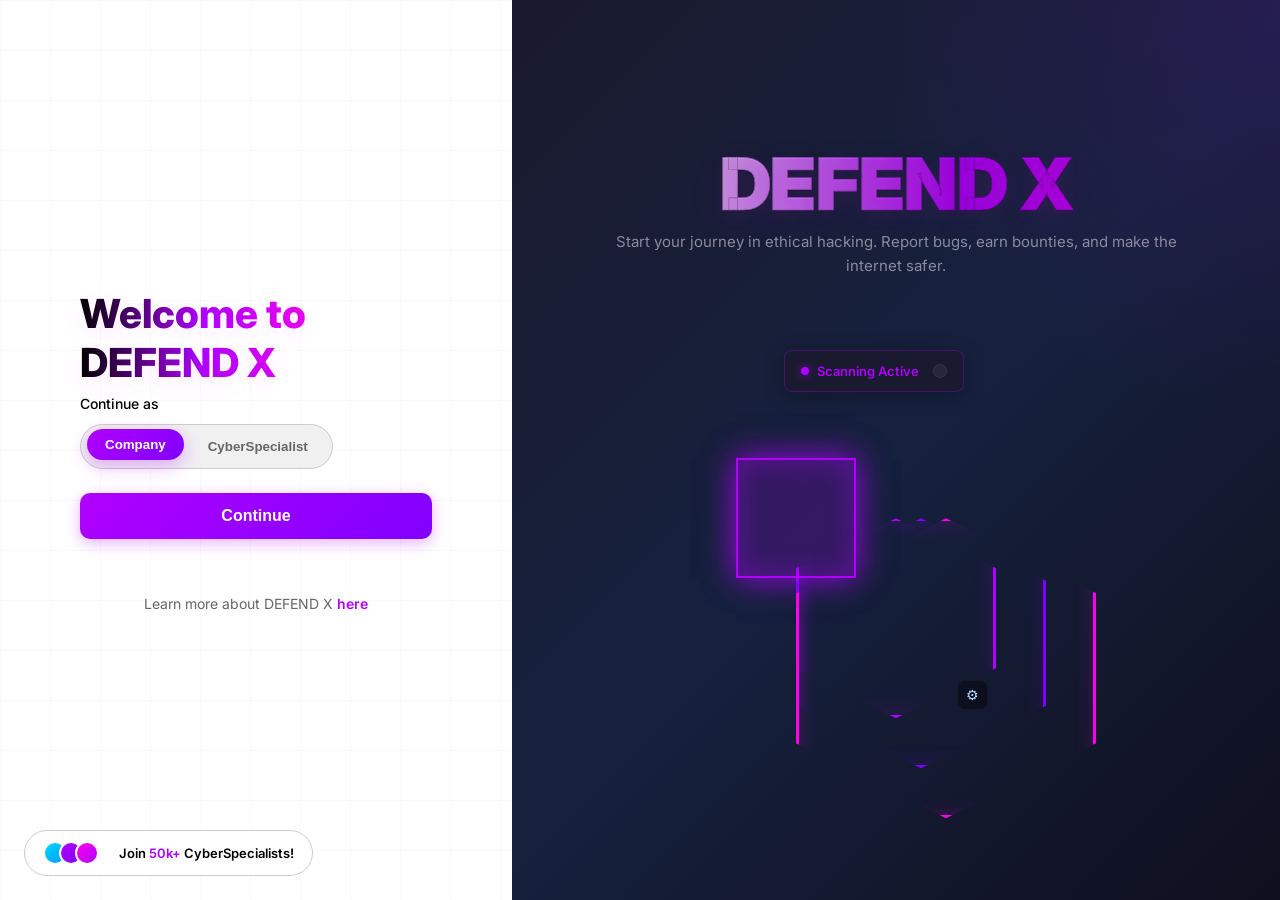
<file: Login/index.html>
<!DOCTYPE html>
<html lang="en">
<head>
    <meta charset="UTF-8">
    <meta name="viewport" content="width=device-width, initial-scale=1.0">
    <title>DEFEND X - Login</title>
    <link rel="preconnect" href="https://fonts.googleapis.com">
    <link rel="preconnect" href="https://fonts.gstatic.com" crossorigin>
    <link href="https://fonts.googleapis.com/css2?family=Inter:wght@400;500;600;700&display=swap" rel="stylesheet">
    <script src="../shared/auth.js"></script>
    <style>
        * {
            margin: 0;
            padding: 0;
            box-sizing: border-box;
        }

        body {
            font-family: 'Inter', -apple-system, BlinkMacSystemFont, 'Segoe UI', sans-serif;
            background: #ffffff;
            color: #000000;
            overflow-x: hidden;
            min-height: 100vh;
        }

        .container {
            display: flex;
            min-height: 100vh;
            background: #ffffff;
            opacity: 0;
            animation: fadeIn 0.6s ease-out forwards;
        }

        @keyframes fadeIn {
            to {
                opacity: 1;
            }
        }

        /* Left Section - Login Form */
        .left-section {
            width: 40%;
            background: #ffffff;
            padding: 60px 80px;
            display: flex;
            flex-direction: column;
            justify-content: center;
            position: relative;
            overflow: hidden;
        }

        .left-section::before {
            content: '';
            position: absolute;
            top: 0;
            left: 0;
            right: 0;
            bottom: 0;
            background-image:
                linear-gradient(rgba(176, 0, 255, 0.03) 1px, transparent 1px),
                linear-gradient(90deg, rgba(176, 0, 255, 0.03) 1px, transparent 1px);
            background-size: 50px 50px;
            pointer-events: none;
        }

        .logo {
            font-size: 28px;
            font-weight: 700;
            margin-bottom: 60px;
            position: relative;
        }

        .logo-text {
            background: linear-gradient(135deg, #b000ff 0%, #8000ff 100%);
            -webkit-background-clip: text;
            -webkit-text-fill-color: transparent;
            background-clip: text;
            text-shadow: 0 0 30px rgba(176, 0, 255, 0.5);
            color: #000000;
        }

        .login-form {
            position: relative;
            z-index: 1;
        }

        .form-header h1 {
            font-size: 40px;
            font-weight: 800;
            margin-bottom: 8px;
            /* subtle animated gradient for the form heading */
            background: linear-gradient(90deg, #000000 0%, #b000ff 35%, #ff00ea 75%);
            -webkit-background-clip: text;
            -webkit-text-fill-color: transparent;
            background-clip: text;
            text-shadow: 0 8px 30px rgba(176,0,255,0.06), 0 4px 18px rgba(255,0,234,0.04);
        }

        .form-header p {
            color: #666666;
            font-size: 15px;
            margin-bottom: 40px;
            line-height: 1.5;
        }

        .form-group {
            margin-bottom: 24px;
            position: relative;
        }

        .form-group label {
            display: block;
            margin-bottom: 8px;
            font-size: 14px;
            font-weight: 500;
            color: #000000;
        }

        .input-wrapper {
            position: relative;
        }

        .input-icon {
            position: absolute;
            left: 16px;
            top: 50%;
            transform: translateY(-50%);
            color: #666666;
            font-size: 18px;
        }

        .form-control {
            width: 100%;
            padding: 14px 16px 14px 48px;
            background: #f5f5f5;
            border: 1.5px solid #cccccc;
            border-radius: 10px;
            color: #000000;
            font-size: 15px;
            transition: all 0.3s ease;
            outline: none;
        }

        .form-control:focus {
            border-color: #b000ff;
            box-shadow: 0 0 0 3px rgba(176, 0, 255, 0.15), 0 0 20px rgba(176, 0, 255, 0.3);
            background: #ffffff;
        }

        .form-control::placeholder {
            color: #999999;
        }

        .password-toggle {
            position: absolute;
            right: 16px;
            top: 50%;
            transform: translateY(-50%);
            background: none;
            border: none;
            color: #666666;
            cursor: pointer;
            font-size: 18px;
            transition: color 0.3s ease;
            padding: 4px;
        }

        .password-toggle:hover {
            color: #b000ff;
        }

        .forgot-password {
            text-align: right;
            margin-top: -16px;
            margin-bottom: 24px;
        }

        .forgot-password a {
            color: #b000ff;
            text-decoration: none;
            font-size: 14px;
            transition: color 0.3s ease;
            font-weight: 500;
        }

        .forgot-password a:hover {
            color: #ff00ea;
        }

        .btn-primary {
            width: 100%;
            padding: 14px;
            background: linear-gradient(135deg, #b000ff 0%, #8000ff 100%);
            border: none;
            border-radius: 10px;
            color: #ffffff;
            font-size: 16px;
            font-weight: 600;
            cursor: pointer;
            transition: all 0.3s ease;
            box-shadow: 0 4px 15px rgba(176, 0, 255, 0.3);
            margin-bottom: 24px;
        }

        .btn-primary:hover {
            transform: translateY(-2px);
            box-shadow: 0 6px 25px rgba(176, 0, 255, 0.5);
        }

        .btn-primary:active {
            transform: translateY(0);
        }

    /* Role toggle (Company / CyberSpecialist) */
        .role-toggle {
            display: inline-flex;
            background: #f0f0f0;
            border: 1px solid #cccccc;
            border-radius: 999px;
            padding: 6px;
            gap: 6px;
        }

        .role-btn {
            background: transparent;
            color: #666666;
            border: none;
            padding: 8px 18px;
            border-radius: 999px;
            cursor: pointer;
            font-weight: 700;
            transition: background 220ms ease, color 220ms ease, box-shadow 220ms ease, transform 180ms ease;
        }

        .role-btn:focus {
            outline: 3px solid rgba(176,0,255,0.3);
            outline-offset: 2px;
        }

        /* Active style for Company (purple) */
        .role-btn.active[data-role="company"] {
            background: linear-gradient(135deg, #b000ff 0%, #8000ff 100%);
            color: #ffffff;
            box-shadow: 0 6px 18px rgba(176,0,255,0.3);
            transform: translateY(-2px);
        }

    /* Active style for CyberSpecialist (neon purple) */
    .role-btn.active[data-role="cyberspecialist"] {
            background: linear-gradient(135deg, #b000ff 0%, #ff00ea 100%);
            color: #ffffff; /* better contrast on neon purple */
            box-shadow: 0 6px 20px rgba(176,0,255,0.3);
            transform: translateY(-2px);
        }

        /* Next-step panel shown after selecting role */
        .next-step {
            background: rgba(255,255,255,0.9);
            border: 1px solid #cccccc;
            padding: 28px;
            border-radius: 12px;
            color: #000000;
            box-shadow: 0 8px 30px rgba(0,0,0,0.1);
        }

        .next-step .next-title {
            font-size: 22px;
            font-weight: 700;
            margin-bottom: 8px;
        }

        .next-step .next-desc {
            color: #666666;
            margin-bottom: 18px;
        }

        .divider {
            display: flex;
            align-items: center;
            margin: 24px 0;
            color: #999999;
            font-size: 14px;
        }

        .divider::before,
        .divider::after {
            content: '';
            flex: 1;
            height: 1px;
            background: #cccccc;
        }

        .divider span {
            padding: 0 16px;
        }

        .btn-secondary {
            width: 100%;
            padding: 14px;
            background: transparent;
            border: 1.5px solid #cccccc;
            border-radius: 10px;
            color: #000000;
            font-size: 15px;
            font-weight: 500;
            cursor: pointer;
            transition: all 0.3s ease;
            display: flex;
            align-items: center;
            justify-content: center;
            gap: 10px;
        }

        .btn-secondary:hover {
            border-color: #b000ff;
            background: rgba(176, 0, 255, 0.1);
            box-shadow: 0 0 20px rgba(176, 0, 255, 0.2);
        }

        .signup-link {
            text-align: center;
            margin-top: 32px;
            font-size: 14px;
            color: #666666;
        }

        .signup-link a {
            color: #b000ff;
            text-decoration: none;
            font-weight: 600;
            transition: color 0.3s ease;
        }

        .signup-link a:hover {
            color: #ff00ea;
        }

        .badge {
            /* keep the badge detached from layout so it won't overlap inline text */
            position: fixed;
            bottom: 24px;
            left: 24px;
            background: rgba(255, 255, 255, 0.9);
            border: 1px solid #cccccc;
            border-radius: 50px;
            padding: 10px 18px;
            display: flex;
            align-items: center;
            gap: 12px;
            backdrop-filter: blur(10px);
            z-index: 60;
        }

        .badge-avatars {
            display: flex;
            margin-right: 8px;
        }

        .avatar {
            width: 24px;
            height: 24px;
            border-radius: 50%;
            border: 2px solid #ffffff;
            margin-left: -8px;
        }

        .avatar:first-child {
            margin-left: 0;
        }

        .avatar-1 {
            background: linear-gradient(135deg, #00d9ff, #0099ff);
        }

        .avatar-2 {
            background: linear-gradient(135deg, #b000ff, #8000ff);
        }

        .avatar-3 {
            background: linear-gradient(135deg, #ff00ea, #b000ff);
        }

        .badge-text {
            font-size: 13px;
            font-weight: 600;
            color: #000000;
        }

        .badge-highlight {
            color: #b000ff;
        }

        /* Right Section - Hero */
        .right-section {
            width: 60%;
            background: linear-gradient(135deg, #1a1a2e 0%, #16213e 50%, #0f0f1e 100%);
            padding: 80px;
            display: flex;
            flex-direction: column;
            align-items: center;
            justify-content: center;
            position: relative;
            overflow: hidden;
        }

        .right-section::before {
            content: '';
            position: absolute;
            top: -50%;
            right: -50%;
            width: 100%;
            height: 100%;
            background: radial-gradient(circle, rgba(176, 0, 255, 0.1) 0%, transparent 70%);
            animation: pulse 8s ease-in-out infinite;
        }

        @keyframes pulse {
            0%, 100% {
                transform: scale(1);
                opacity: 0.5;
            }
            50% {
                transform: scale(1.2);
                opacity: 0.8;
            }
        }

        .hero-content {
            text-align: center;
            position: relative;
            z-index: 1;
            max-width: 600px;
        }

        .hero-content h2 {
            font-size: 72px;
            font-weight: 900;
            margin-bottom: 12px;
            background: linear-gradient(90deg, #ffffff 0%, #b000ff 28%, #ff00ea 68%, #8000ff 100%);
            background-size: 220% 220%;
            -webkit-background-clip: text;
            -webkit-text-fill-color: transparent;
            background-clip: text;
            /* subtle outline to lift text from background */
            -webkit-text-stroke: 0.6px rgba(0,0,0,0.35);
            text-shadow:
                0 10px 40px rgba(176,0,255,0.08),
                0 6px 20px rgba(255,0,234,0.06),
                0 1px 0 rgba(0,0,0,0.15);
            letter-spacing: -0.6px;
            animation: gradientShift 6s ease infinite;
        }

        /* split hero heading into two visual lines when needed */
        .hero-content h2 .hero-top,
        .hero-content h2 .hero-bottom {
            display: block;
            line-height: 0.95;
        }

        .hero-content h2 .hero-bottom { margin-top: 8px; }

        @keyframes gradientShift {
            0% { background-position: 0% 50%; }
            50% { background-position: 100% 50%; }
            100% { background-position: 0% 50%; }
        }

        /* responsive heading sizes */
        @media (max-width: 1024px) {
            .hero-content h2 { font-size: 48px; }
        }

        @media (max-width: 768px) {
            .hero-content h2 { font-size: 34px; }
        }

        /* Geometric Illustration */
        .illustration {
            position: relative;
            width: 400px;
            height: 400px;
            margin: 40px 0;
            animation: float 6s ease-in-out infinite;
        }

        @keyframes float {
            0%, 100% {
                transform: translateY(0);
            }
            50% {
                transform: translateY(-20px);
            }
        }

        .geometric-shape {
            position: relative;
            width: 100%;
            height: 100%;
            transform-style: preserve-3d;
            animation: rotate3d 20s linear infinite;
        }

        @keyframes rotate3d {
            0% {
                transform: rotateY(0deg) rotateX(0deg);
            }
            100% {
                transform: rotateY(360deg) rotateX(360deg);
            }
        }

        .hexagon {
            position: absolute;
            top: 50%;
            left: 50%;
            transform: translate(-50%, -50%);
        }

        .hex-ring {
            position: absolute;
            width: 200px;
            height: 200px;
            border: 3px solid;
            clip-path: polygon(50% 0%, 100% 25%, 100% 75%, 50% 100%, 0% 75%, 0% 25%);
            animation: hexPulse 3s ease-in-out infinite;
        }

        .hex-ring-1 {
            border-color: #b000ff;
            box-shadow: 0 0 20px rgba(176, 0, 255, 0.5), inset 0 0 20px rgba(176, 0, 255, 0.2);
            animation-delay: 0s;
        }

        .hex-ring-2 {
            border-color: #8000ff;
            box-shadow: 0 0 20px rgba(128, 0, 255, 0.5), inset 0 0 20px rgba(128, 0, 255, 0.2);
            width: 250px;
            height: 250px;
            animation-delay: 1s;
        }

        .hex-ring-3 {
            border-color: #ff00ea;
            box-shadow: 0 0 20px rgba(255, 0, 234, 0.5), inset 0 0 20px rgba(255, 0, 234, 0.2);
            width: 300px;
            height: 300px;
            animation-delay: 2s;
        }

        @keyframes hexPulse {
            0%, 100% {
                transform: translate(-50%, -50%) scale(1);
                opacity: 0.6;
            }
            50% {
                transform: translate(-50%, -50%) scale(1.1);
                opacity: 1;
            }
        }

        .central-cube {
            position: absolute;
            top: 50%;
            left: 50%;
            transform: translate(-50%, -50%);
            width: 120px;
            height: 120px;
            transform-style: preserve-3d;
            animation: cubeRotate 10s linear infinite;
        }

        @keyframes cubeRotate {
            0% {
                transform: translate(-50%, -50%) rotateX(0deg) rotateY(0deg);
            }
            100% {
                transform: translate(-50%, -50%) rotateX(360deg) rotateY(360deg);
            }
        }

        .cube-face {
            position: absolute;
            width: 120px;
            height: 120px;
            background: rgba(176, 0, 255, 0.1);
            border: 2px solid #b000ff;
            box-shadow: 0 0 30px rgba(176, 0, 255, 0.5), inset 0 0 30px rgba(176, 0, 255, 0.2);
        }

        .cube-face-front {
            transform: translateZ(60px);
        }

        .cube-face-back {
            transform: translateZ(-60px) rotateY(180deg);
        }

        .cube-face-right {
            transform: rotateY(90deg) translateZ(60px);
        }

        .cube-face-left {
            transform: rotateY(-90deg) translateZ(60px);
        }

        .cube-face-top {
            transform: rotateX(90deg) translateZ(60px);
            background: rgba(255, 0, 234, 0.1);
            border-color: #ff00ea;
            box-shadow: 0 0 30px rgba(255, 0, 234, 0.5), inset 0 0 30px rgba(255, 0, 234, 0.2);
        }

        .cube-face-bottom {
            transform: rotateX(-90deg) translateZ(60px);
        }

        .ui-element {
            position: absolute;
            background: rgba(26, 26, 46, 0.9);
            border: 1px solid rgba(176, 0, 255, 0.3);
            border-radius: 8px;
            padding: 12px 16px;
            backdrop-filter: blur(10px);
            box-shadow: 0 4px 20px rgba(0, 0, 0, 0.3);
        }

        .ui-element-1 {
            /* place the scanning popup inside the illustration area so it only overlaps the decorative illustration
               (positioned absolutely relative to .illustration which is already position: relative). */
            position: absolute;
            top: var(--scan-top, 8%);
            right: var(--scan-right, 8%);
            display: flex;
            align-items: center;
            gap: 8px;
            animation: fadeInOut 3s ease-in-out infinite;
            z-index: 40; /* sits above the illustration but below primary content */
            max-width: 240px;
            pointer-events: auto;
            transition: top 120ms linear, right 120ms linear;
        }

        /* small move handle inside the scanning box (non-intrusive) */
        .ui-element-1 .drag-handle {
            width: 14px;
            height: 14px;
            border-radius: 50%;
            background: rgba(255,255,255,0.06);
            border: 1px solid rgba(255,255,255,0.06);
            margin-left: 6px;
            cursor: move;
            display: inline-block;
        }

        /* Controls panel (hidden by default, toggled with the gear button) */
        .scan-controls {
            position: absolute;
            left: 12px;
            bottom: 12px;
            background: rgba(10,10,15,0.7);
            border: 1px solid #222431;
            color: #fff;
            padding: 10px 12px;
            border-radius: 10px;
            font-size: 13px;
            z-index: 70;
            backdrop-filter: blur(6px);
            min-width: 220px;
            box-shadow: 0 6px 24px rgba(0,0,0,0.5);
        }

        .scan-controls .row {
            display: flex;
            gap: 8px;
            align-items: center;
            margin-bottom: 8px;
        }

        .scan-controls label {
            flex: 0 0 48px;
            color: #b8c6ff;
            font-weight: 600;
            font-size: 12px;
        }

        .scan-controls input[type="range"] { width: 100%; }
        .scan-controls input[type="number"] {
            width: 60px;
            background: transparent;
            border: 1px solid #2a2a3e;
            color: #fff;
            border-radius: 6px;
            padding: 6px 8px;
        }

        .scan-controls .controls-row { display:flex; gap:8px; align-items:center; }

        .scan-gear {
            position: absolute;
            right: 8px;
            bottom: 8px;
            background: rgba(0,0,0,0.4);
            border: 1px solid rgba(255,255,255,0.04);
            padding: 6px 8px;
            border-radius: 8px;
            cursor: pointer;
            color: #bcdcff;
            z-index: 71;
            font-size: 14px;
        }

        .status-dot {
            width: 8px;
            height: 8px;
            background: #b000ff;
            border-radius: 50%;
            box-shadow: 0 0 10px rgba(176, 0, 255, 0.8);
            animation: blink 2s ease-in-out infinite;
        }

        @keyframes blink {
            0%, 100% {
                opacity: 1;
            }
            50% {
                opacity: 0.3;
            }
        }

        .status-text {
            font-size: 13px;
            font-weight: 600;
            color: #b000ff;
        }


        /* Removed decorative arrow UI element (.ui-element-2 and .arrow-icon) per request */

        @keyframes fadeInOut {
            0%, 100% {
                opacity: 0.6;
            }
            50% {
                opacity: 1;
            }
        }

        .hero-footer {
            font-size: 15px;
            color: #8a8a9e;
            line-height: 1.6;
            margin-top: 40px;
        }

        /* Responsive Design */
        @media (max-width: 1024px) {
            .left-section {
                padding: 60px 40px;
            }

            .right-section {
                padding: 60px 40px;
            }

            .illustration {
                width: 300px;
                height: 300px;
            }

            /* keep floating badge visible on medium screens */
            .badge {
                left: 20px;
                bottom: 20px;
            }
         }

         @media (max-width: 768px) {
             .container {
                 flex-direction: column;
             }

             .left-section,
             .right-section {
                 width: 100%;
             }

             .left-section {
                 padding: 40px 24px;
                 min-height: auto;
             }

             .right-section {
                 padding: 60px 24px;
                 min-height: 60vh;
             }

             /* on small screens keep the badge fixed but closer to the edge to avoid overlapping text */
             .badge {
                position: fixed;
                bottom: 12px;
                left: 12px;
                width: fit-content;
                padding: 8px 12px;
                z-index: 60;
            }

             .hero-content h2 {
                 font-size: 36px;
             }

             .hero-content .subtitle {
                 font-size: 16px;
                 margin-bottom: 40px;
             }

             .illustration {
                 width: 250px;
                 height: 250px;
             }

            .ui-element-1 {
                /* keep the scanning popup positioned within the illustration on small screens */
                top: var(--scan-top, 6%);
                right: var(--scan-right, 6%);
            }

            /* .ui-element-2 removed */

             .form-header h1 {
                 font-size: 28px;
             }
         }

        /* Auth Section Styles */
        #auth-section {
            font-family: Inter, system-ui, Segoe UI, Arial;
            position: fixed;
            top: 0;
            left: 0;
            width: 100%;
            height: 100%;
            background: transparent;
            color: #fff;
            display: flex;
            align-items: center;
            justify-content: center;
            z-index: 10;
            margin: 0;
        }
        #auth-section .card {
            width: 420px;
            background: #000000;
            border: 1px solid rgba(255,255,255,0.04);
            border-radius: 12px;
            padding: 28px;
            box-shadow: 0 10px 40px rgba(0,0,0,0.6);
        }
        #auth-section h1 {
            margin: 0 0 8px;
            font-size: 20px;
        }
        #auth-section p.sub {
            color: #b5b5c6;
            margin: 0 0 18px;
        }
        #auth-section .tabs {
            display: flex;
            gap: 8px;
            margin-bottom: 18px;
        }
        #auth-section .tab {
            flex: 1;
            text-align: center;
            padding: 8px 10px;
            border-radius: 10px;
            cursor: pointer;
            background: transparent;
            color: #b5b5c6;
            border: 1px solid transparent;
        }
        #auth-section .tab.active {
            background: linear-gradient(135deg, #b000ff, #8000ff);
            color: #ffffff;
            box-shadow: 0 6px 18px rgba(176,0,255,0.08);
        }
        #auth-section label {
            display: block;
            font-weight: 600;
            margin-bottom: 6px;
        }
        #auth-section .input {
            width: 100%;
            padding: 10px 12px;
            border-radius: 8px;
            border: 1px solid #2a2a3e;
            background: #0e0f1a;
            color: #fff;
            margin-bottom: 12px;
        }
        #auth-section .btn {
            width: 100%;
            padding: 12px;
            border-radius: 10px;
            border: none;
            cursor: pointer;
            font-weight: 700;
        }
        #auth-section .btn.primary {
            background: linear-gradient(135deg, #b000ff, #8000ff);
            color: #ffffff;
        }
        #auth-section .btn.secondary {
            background: transparent;
            border: 1px solid #2a2a3e;
            color: #fff;
        }
        #auth-section .muted {
            color: #b0b0b0;
            font-size: 13px;
            margin-top: 12px;
        }
        #auth-section .role-badge {
            display: inline-block;
            padding: 6px 10px;
            background: rgba(255,255,255,0.03);
            border-radius: 999px;
            border: 1px solid rgba(255,255,255,0.02);
            margin-left: 8px;
            color: #9fd8ff;
        }
        #auth-section .small {
            font-size: 13px;
        }

        /* Dashboard Section Styles */
        #dashboard-section {
            font-family: Inter, system-ui, Segoe UI, Arial;
            position: fixed;
            top: 0;
            left: 0;
            width: 100%;
            height: 100%;
            background: transparent;
            color: #fff;
            display: flex;
            align-items: center;
            justify-content: center;
            z-index: 10;
            margin: 0;
        }
        #dashboard-section .wrap {
            max-width: 860px;
            padding: 40px;
            border-radius: 14px;
            background: linear-gradient(180deg, rgba(255,255,255,0.02), rgba(255,255,255,0.01));
            border: 1px solid rgba(255,255,255,0.03);
        }
        #dashboard-section h1 {
            margin: 0 0 8px;
        }
        #dashboard-section p {
            color: #b8b8c8;
        }
        #dashboard-section .meta {
            margin-top: 18px;
            padding: 16px;
            border-radius: 8px;
            background: rgba(0,0,0,0.3);
            border: 1px solid rgba(255,255,255,0.02);
        }
        #dashboard-section a.btn {
            display: inline-block;
            margin-top: 14px;
            padding: 10px 14px;
            border-radius: 10px;
            background: linear-gradient(135deg, #b000ff, #8000ff);
            color: #ffffff;
            font-weight: 700;
            text-decoration: none;
        }
    </style>
</head>
<body>
    <div class="container">
        <!-- Left Section - Login Form -->
        <div class="left-section">
            
            <div class="login-form">
                <div class="form-header">
                    <h1>Welcome to DEFEND X</h1>
                </div>

                <form id="loginForm">
                    <div class="form-group">
                        <label for="roleInput">Continue as</label>
                        <div class="input-wrapper" style="margin-top:12px;">
                            <div class="role-toggle" role="tablist" aria-label="Select role">
                                <button type="button" class="role-btn active" data-role="company" role="tab" aria-selected="true">Company</button>
                                <button type="button" class="role-btn" data-role="cyberspecialist" role="tab" aria-selected="false">CyberSpecialist</button>
                            </div>
                            <input type="hidden" name="role" id="roleInput" value="company">
                        </div>
                    </div>

                    <button type="submit" class="btn-primary">Continue</button>
                </form>

                <div class="signup-link">
                    Learn more about DEFEND X <a href="#" id="signupLink">here</a>
                </div>

                <!-- Next step panel (hidden until a role is chosen and user continues) -->
                <div id="nextStep" class="next-step" hidden>
                    <div class="next-title">Next step</div>
                    <div class="next-desc">Preparing your experience...</div>
                    <div style="margin-top:18px; display:flex; gap:10px;">
                        <button id="backBtn" class="btn-secondary">Back</button>
                        <button id="finishBtn" class="btn-primary">Get started</button>
                    </div>
                </div>
            </div>

            <div class="badge">
                <div class="badge-avatars">
                    <div class="avatar avatar-1"></div>
                    <div class="avatar avatar-2"></div>
                    <div class="avatar avatar-3"></div>
                </div>
                <span class="badge-text">Join <span class="badge-highlight">50k+</span> CyberSpecialists!</span>
            </div>
        </div>

        <!-- Right Section - Hero -->
        <div class="right-section">
            <div class="hero-content">
                <h2><span class="hero-bottom">DEFEND X</span></h2>
                <p class="hero-footer" style="margin-top:12px;">Start your journey in ethical hacking. Report bugs, earn bounties, and make the internet safer.</p>

                <div class="illustration">
                    <div class="geometric-shape">
                        <div class="hexagon">
                            <div class="hex-ring hex-ring-1"></div>
                            <div class="hex-ring hex-ring-2"></div>
                            <div class="hex-ring hex-ring-3"></div>
                        </div>
                        <div class="central-cube">
                            <div class="cube-face cube-face-front"></div>
                            <div class="cube-face cube-face-back"></div>
                            <div class="cube-face cube-face-right"></div>
                            <div class="cube-face cube-face-left"></div>
                            <div class="cube-face cube-face-top"></div>
                            <div class="cube-face cube-face-bottom"></div>
                        </div>
                    </div>
                    <!-- scanning popup moved inside the illustration so it sits over the decorative area only -->
                    <div class="ui-element ui-element-1" role="status" aria-label="Scanning Active">
                        <div class="status-dot" aria-hidden="true"></div>
                        <span class="status-text">Scanning Active</span>
                        <span class="drag-handle" title="Drag to move" aria-hidden="true"></span>
                    </div>

                    <!-- gear button toggles the small position controls (for designers/admins) -->
                    <button type="button" class="scan-gear" aria-expanded="false" title="Position scanning box">⚙</button>

                    <div class="scan-controls" id="scanControls" hidden aria-hidden="true">
                        <div class="row controls-row">
                            <label for="scanTop">Top</label>
                            <input id="scanTop" type="range" min="0" max="80" step="1" value="8">
                            <input id="scanTopNum" type="number" min="0" max="80" step="1" value="8">
                        </div>
                        <div class="row controls-row">
                            <label for="scanRight">Right</label>
                            <input id="scanRight" type="range" min="0" max="80" step="1" value="8">
                            <input id="scanRightNum" type="number" min="0" max="80" step="1" value="8">
                        </div>
                        <div style="display:flex; gap:8px; justify-content:flex-end; margin-top:6px;">
                            <button id="scanReset" type="button" class="btn-secondary">Reset</button>
                        </div>
                    </div>
                </div>
            </div>
        </div>
    </div>

    <!-- Embedded Auth Section -->
    <div id="auth-section" style="display:none;">
        <div class="card" id="card">
            <div style="display:flex;align-items:center;justify-content:space-between;margin-bottom:8px">
                <div>
                    <h1 id="title">Authenticate</h1>
                    <p class="sub" id="subtitle">Login or Register to continue on DEFEND X</p>
                </div>
                <div class="role-badge" id="roleBadge">Role</div>
            </div>

            <div class="tabs">
                <div class="tab active" data-mode="login" id="tabLogin">Login</div>
                <div class="tab" data-mode="register" id="tabRegister">Register</div>
            </div>

            <div id="loginView">
                <label for="loginUsername">Username</label>
                <input id="loginUsername" class="input" placeholder="username">
                <label for="loginPassword">Password</label>
                <input id="loginPassword" class="input" type="password" placeholder="password">
                <button id="loginBtn" class="btn primary">Login</button>
                <div style="display:flex;justify-content:space-between;align-items:center;margin-top:8px;">
                    <div class="muted small">If you don't have an account, switch to Register.</div>
                    <a href="#" id="forgotLink" class="muted small">Forgot password?</a>
                </div>
            </div>

            <div id="registerView" style="display:none">
                <label for="regUsername">Username</label>
                <input id="regUsername" class="input" placeholder="choose a username">
                <label for="regEmail">Email</label>
                <input id="regEmail" class="input" placeholder="you@company.com" type="email">
                <label for="regPassword">Password</label>
                <input id="regPassword" class="input" type="password" placeholder="password">
                <label for="regPassword2">Re-enter Password</label>
                <input id="regPassword2" class="input" type="password" placeholder="re-enter password">
                <button id="registerBtn" class="btn primary">Register</button>
                <div class="muted small">We store your details locally for this demo (no server). Passwords are stored in localStorage only for this prototype.</div>
            </div>

            <!-- Reset / Forgot password flow -->
            <div id="resetView" style="display:none">
                <label for="resetUser">Username or Email</label>
                <input id="resetUser" class="input" placeholder="username or email">
                <button id="resetVerifyBtn" class="btn secondary">Verify</button>

                <div id="resetStep2" style="display:none;margin-top:10px">
                    <label for="resetPass1">New Password</label>
                    <input id="resetPass1" class="input" type="password" placeholder="new password">
                    <label for="resetPass2">Re-enter Password</label>
                    <input id="resetPass2" class="input" type="password" placeholder="re-enter password">
                    <button id="resetSetBtn" class="btn primary">Set New Password</button>
                    <div class="muted small">We update your password locally for this demo.</div>
                </div>

                <div style="margin-top:12px;display:flex;gap:8px;">
                    <button id="resetBackBtn" class="btn secondary">Back to Login</button>
                </div>
            </div>
        </div>
    </div>

    <!-- Embedded Dashboard Section -->
    <div id="dashboard-section" style="display:none;">
        <div class="wrap" id="wrap">
            <h1 id="greeting">Welcome</h1>
            <p id="roleLine">You're now in DEFEND X</p>
            <div class="meta" id="meta"></div>
            <a class="btn" id="goHome">Go to home</a>
        </div>
    </div>

    <script>
        // Role toggle behavior and next-step flow
        (function() {
            const loginForm = document.getElementById('loginForm');
            const roleInput = document.getElementById('roleInput');
            const roleBtns = document.querySelectorAll('.role-btn');
            const nextStep = document.getElementById('nextStep');
            const backBtn = document.getElementById('backBtn');
            const finishBtn = document.getElementById('finishBtn');
            let currentRole = roleInput ? roleInput.value : 'company';

            roleBtns.forEach(btn => {
                btn.addEventListener('click', () => {
                    roleBtns.forEach(b => b.classList.remove('active'));
                    roleBtns.forEach(b => b.setAttribute('aria-selected', 'false'));
                    btn.classList.add('active');
                    btn.setAttribute('aria-selected', 'true');
                    currentRole = btn.dataset.role;
                    if (roleInput) roleInput.value = currentRole;
                });
            });

            loginForm.addEventListener('submit', function(e) {
                e.preventDefault();
                if (!currentRole) {
                    alert('Please select Company or CyberSpecialist to continue.');
                    return;
                }

                // Show auth section with blurred background
                document.querySelector('.container').style.filter = 'blur(5px)';
                document.getElementById('auth-section').style.display = 'flex';
                // Pass role to auth section
                window.currentRole = currentRole;
                initAuth();
            });

            if (backBtn) {
                backBtn.addEventListener('click', function() {
                    nextStep.hidden = true;
                    document.querySelector('.login-form').hidden = false;
                });
            }

                if (finishBtn) {
                finishBtn.addEventListener('click', function() {
                    alert('Welcome to DEFEND X — continuing as ' + (currentRole === 'company' ? 'Company' : 'CyberSpecialist') + '.');
                });
            }

            // Learn more link
            const signupLink = document.getElementById('signupLink');
            if (signupLink) {
                signupLink.addEventListener('click', function(e) {
                    e.preventDefault();
                    alert('Learn more about DEFEND X — coming soon.');
                });
            }
        })();
    </script>

    <script>
        // Auth script (from auth.html)
        function initAuth() {
            const role = window.currentRole || 'company';
            // show a nicer label for the role
            document.getElementById('roleBadge').textContent = role === 'company' ? 'Company' : (role === 'cyberspecialist' ? 'CyberSpecialist' : role);
            document.getElementById('title').textContent = role === 'company' ? 'Company Access' : 'CyberSpecialist Access';
            document.getElementById('subtitle').textContent = role === 'company' ? 'Company representatives login or register' : 'CyberSpecialists login or register';

            // Tabs
            const tabLogin = document.getElementById('tabLogin');
            const tabRegister = document.getElementById('tabRegister');
            const loginView = document.getElementById('loginView');
            const registerView = document.getElementById('registerView');

            function showMode(mode){
                if(mode === 'login'){
                    tabLogin.classList.add('active');
                    tabRegister.classList.remove('active');
                    loginView.style.display = '';
                    registerView.style.display = 'none';
                } else {
                    tabLogin.classList.remove('active');
                    tabRegister.classList.add('active');
                    loginView.style.display = 'none';
                    registerView.style.display = '';
                }
            }

            tabLogin.addEventListener('click', ()=> showMode('login'));
            tabRegister.addEventListener('click', ()=> showMode('register'));

            // Storage helpers (simple, for demo only)
            function usersKey(role){ return 'defendx_users_' + role; }
            function loadUsers(role){ try{ return JSON.parse(localStorage.getItem(usersKey(role))||'[]'); }catch(e){ return []; } }
            function saveUsers(role, users){ localStorage.setItem(usersKey(role), JSON.stringify(users)); }

            // Register flow
            document.getElementById('registerBtn').addEventListener('click', async ()=>{
                const u = document.getElementById('regUsername').value.trim();
                const e = document.getElementById('regEmail').value.trim().toLowerCase();
                const p = document.getElementById('regPassword').value;
                const p2 = document.getElementById('regPassword2').value;
                if(!u || !e || !p || !p2){ alert('Please fill all fields'); return; }
                if(p !== p2){ alert('Passwords do not match'); return; }
                if(!e.endsWith('@gmail.com')){ alert('Please use a valid Gmail account.'); return; }
                // Validate email with ZeroBounce API
                const apiKey = '1911ad6c1da04b36837c0602151d5bf9';
                try {
                    const response = await fetch(`https://api.zerobounce.net/v2/validate?api_key=${apiKey}&email=${encodeURIComponent(e)}`);
                    const data = await response.json();
                    if(data.status !== 'valid'){
                        alert('Invalid Gmail account. Please check your email.');
                        return;
                    }
                } catch (error) {
                    alert('Error validating email. Please try again.');
                    return;
                }
                const users = loadUsers(role);
                if(users.find(x=> x.username.toLowerCase()===u.toLowerCase() || x.email===e)){
                    alert('An account with this username or email already exists for this role');
                    return;
                }
                users.push({username:u, email:e, password:p, created:Date.now()});
                saveUsers(role, users);
                alert('Registration successful. You can now login.');
                showMode('login');
                document.getElementById('loginUsername').value = u;
            });

            // Login flow
            document.getElementById('loginBtn').addEventListener('click', ()=>{
                const u = document.getElementById('loginUsername').value.trim();
                const p = document.getElementById('loginPassword').value;
                if(!u || !p){ alert('Please enter username and password'); return; }
                const users = loadUsers(role);
                const found = users.find(x=> x.username.toLowerCase()===u.toLowerCase() && x.password===p);
                if(!found){ alert('Invalid credentials. If you are new, please register.'); return; }
                // on success show dashboard with blurred background
                document.querySelector('.container').style.filter = 'blur(5px)';
                document.getElementById('auth-section').style.display = 'none';
                document.getElementById('dashboard-section').style.display = 'flex';
                window.currentUser = found.username;
                initDashboard();
            });

            // Forgot password / reset flow
            const forgotLink = document.getElementById('forgotLink');
            const resetView = document.getElementById('resetView');
            const resetUser = document.getElementById('resetUser');
            const resetVerifyBtn = document.getElementById('resetVerifyBtn');
            const resetStep2 = document.getElementById('resetStep2');
            const resetPass1 = document.getElementById('resetPass1');
            const resetPass2 = document.getElementById('resetPass2');
            const resetSetBtn = document.getElementById('resetSetBtn');
            const resetBackBtn = document.getElementById('resetBackBtn');
            let resetIndex = -1;

            function showReset(){
                loginView.style.display = 'none';
                registerView.style.display = 'none';
                resetView.style.display = '';
                resetStep2.style.display = 'none';
                resetUser.value = '';
                resetPass1.value = '';
                resetPass2.value = '';
                tabLogin.classList.remove('active');
                tabRegister.classList.remove('active');
            }

            function backToLogin(){
                resetView.style.display = 'none';
                showMode('login');
            }

            forgotLink.addEventListener('click', function(e){ e.preventDefault(); showReset(); });

            function findUserIndexByIdentifier(role, ident){
                const users = loadUsers(role);
                const id = ident.trim().toLowerCase();
                return users.findIndex(u => u.username.toLowerCase() === id || (u.email && u.email.toLowerCase() === id));
            }

            resetVerifyBtn.addEventListener('click', function(){
                const val = resetUser.value.trim();
                if(!val){ alert('Enter your username or email to verify'); return; }
                const idx = findUserIndexByIdentifier(role, val);
                if(idx === -1){ alert('No account found with that username or email for this role'); return; }
                resetIndex = idx;
                resetStep2.style.display = '';
                resetPass1.focus();
            });

            resetSetBtn.addEventListener('click', function(){
                const p1 = resetPass1.value;
                const p2 = resetPass2.value;
                if(!p1 || !p2){ alert('Please enter and confirm your new password'); return; }
                if(p1 !== p2){ alert('Passwords do not match'); return; }
                const users = loadUsers(role);
                if(resetIndex < 0 || resetIndex >= users.length){ alert('Unexpected error — user not found'); return; }
                users[resetIndex].password = p1;
                saveUsers(role, users);
                alert('Password updated. You can now login with your new password.');
                backToLogin();
                document.getElementById('loginUsername').value = users[resetIndex].username;
            });

            resetBackBtn.addEventListener('click', function(){ backToLogin(); });
        }
    </script>

    <script>
        // Dashboard script (from dashboard.html)
        function initDashboard() {
            const role = window.currentRole || 'company';
            const user = window.currentUser || '';
            document.getElementById('greeting').textContent = 'Welcome, ' + (user||'User') + '!';
            document.getElementById('roleLine').textContent = 'Logged in as ' + role.charAt(0).toUpperCase()+role.slice(1);
            const meta = document.getElementById('meta');
            meta.innerHTML = '<strong>Account:</strong> ' + (user||'—') + '<br><strong>Role:</strong> ' + role + '<br><strong>Timestamp:</strong> ' + new Date().toLocaleString();
            document.getElementById('goHome').addEventListener('click', ()=>{
                document.getElementById('dashboard-section').style.display = 'none';
                document.querySelector('.container').style.filter = 'none';
            });
        }
    </script>
    <script>
    // Scanning popup position customization: sliders + drag handle + localStorage persistence
    (function(){
        const STORAGE_KEY = 'defendx_scan_pos';
        const el = document.querySelector('.ui-element-1');
        const ill = document.querySelector('.illustration');
        if(!el || !ill) return;

        const gear = document.querySelector('.scan-gear');
        const controls = document.getElementById('scanControls');
        const topR = document.getElementById('scanTop');
        const topN = document.getElementById('scanTopNum');
        const rightR = document.getElementById('scanRight');
        const rightN = document.getElementById('scanRightNum');
        const resetBtn = document.getElementById('scanReset');

        function extractPercent(val){
            if(!val) return null;
            if(typeof val === 'string' && val.endsWith('%')) return parseFloat(val);
            if(typeof val === 'string' && val.endsWith('px')){
                const px = parseFloat(val);
                const h = ill.clientHeight;
                if(h) return (px / h) * 100;
            }
            return null;
        }

        function applyFromStorage(){
            const raw = localStorage.getItem(STORAGE_KEY);
            if(!raw) return;
            try{
                const obj = JSON.parse(raw);
                if(typeof obj.top === 'number'){ el.style.setProperty('--scan-top', obj.top + '%'); if(topR) topR.value = Math.round(obj.top); if(topN) topN.value = Math.round(obj.top); }
                if(typeof obj.right === 'number'){ el.style.setProperty('--scan-right', obj.right + '%'); if(rightR) rightR.value = Math.round(obj.right); if(rightN) rightN.value = Math.round(obj.right); }
            }catch(e){ /* ignore */ }
        }

        function saveCurrent(){
            const computed = getComputedStyle(el);
            const t = extractPercent(computed.top) || Number(topR.value);
            const r = extractPercent(computed.right) || Number(rightR.value);
            localStorage.setItem(STORAGE_KEY, JSON.stringify({ top: Math.round(t), right: Math.round(r) }));
        }

        // wire controls
        function onRangeChange(){
            const t = Number(topR.value);
            const r = Number(rightR.value);
            if(topN) topN.value = t;
            if(rightN) rightN.value = r;
            el.style.setProperty('--scan-top', t + '%');
            el.style.setProperty('--scan-right', r + '%');
            saveCurrent();
        }
        function onNumChange(){
            const t = Number(topN.value);
            const r = Number(rightN.value);
            if(topR) topR.value = t;
            if(rightR) rightR.value = r;
            el.style.setProperty('--scan-top', t + '%');
            el.style.setProperty('--scan-right', r + '%');
            saveCurrent();
        }

        if(topR) topR.addEventListener('input', onRangeChange);
        if(rightR) rightR.addEventListener('input', onRangeChange);
        if(topN) topN.addEventListener('change', onNumChange);
        if(rightN) rightN.addEventListener('change', onNumChange);

        if(resetBtn) resetBtn.addEventListener('click', function(){
            localStorage.removeItem(STORAGE_KEY);
            el.style.removeProperty('--scan-top');
            el.style.removeProperty('--scan-right');
            if(topR) topR.value = 8; if(topN) topN.value = 8; if(rightR) rightR.value = 8; if(rightN) rightN.value = 8;
        });

        if(gear && controls){
            gear.addEventListener('click', function(){
                const open = controls.hasAttribute('hidden');
                if(open){ controls.removeAttribute('hidden'); controls.setAttribute('aria-hidden', 'false'); gear.setAttribute('aria-expanded','true'); }
                else { controls.setAttribute('hidden',''); controls.setAttribute('aria-hidden', 'true'); gear.setAttribute('aria-expanded','false'); }
            });
        }

        // drag support on the small handle
        const handle = el.querySelector('.drag-handle');
        if(handle){
            let dragging = false;
            let rect = null;
            function clamp(v, a, b){ return Math.max(a, Math.min(b, v)); }
            handle.addEventListener('pointerdown', function(e){
                dragging = true;
                rect = ill.getBoundingClientRect();
                handle.setPointerCapture(e.pointerId);
                e.preventDefault();
            });
            document.addEventListener('pointermove', function(e){
                if(!dragging) return;
                const x = e.clientX;
                const y = e.clientY;
                const topPct = clamp(((y - rect.top) / rect.height) * 100, 0, 90);
                const rightPct = clamp(((rect.right - x) / rect.width) * 100, 0, 90);
                el.style.setProperty('--scan-top', topPct.toFixed(1) + '%');
                el.style.setProperty('--scan-right', rightPct.toFixed(1) + '%');
                if(topR) topR.value = Math.round(topPct); if(topN) topN.value = Math.round(topPct);
                if(rightR) rightR.value = Math.round(rightPct); if(rightN) rightN.value = Math.round(rightPct);
            });
            document.addEventListener('pointerup', function(e){
                if(!dragging) return;
                dragging = false;
                try{ handle.releasePointerCapture && handle.releasePointerCapture(e.pointerId); }catch(e){}
                saveCurrent();
            });
        }

        // init
        applyFromStorage();
    })();
    </script>
</body>
</html>
</file>
